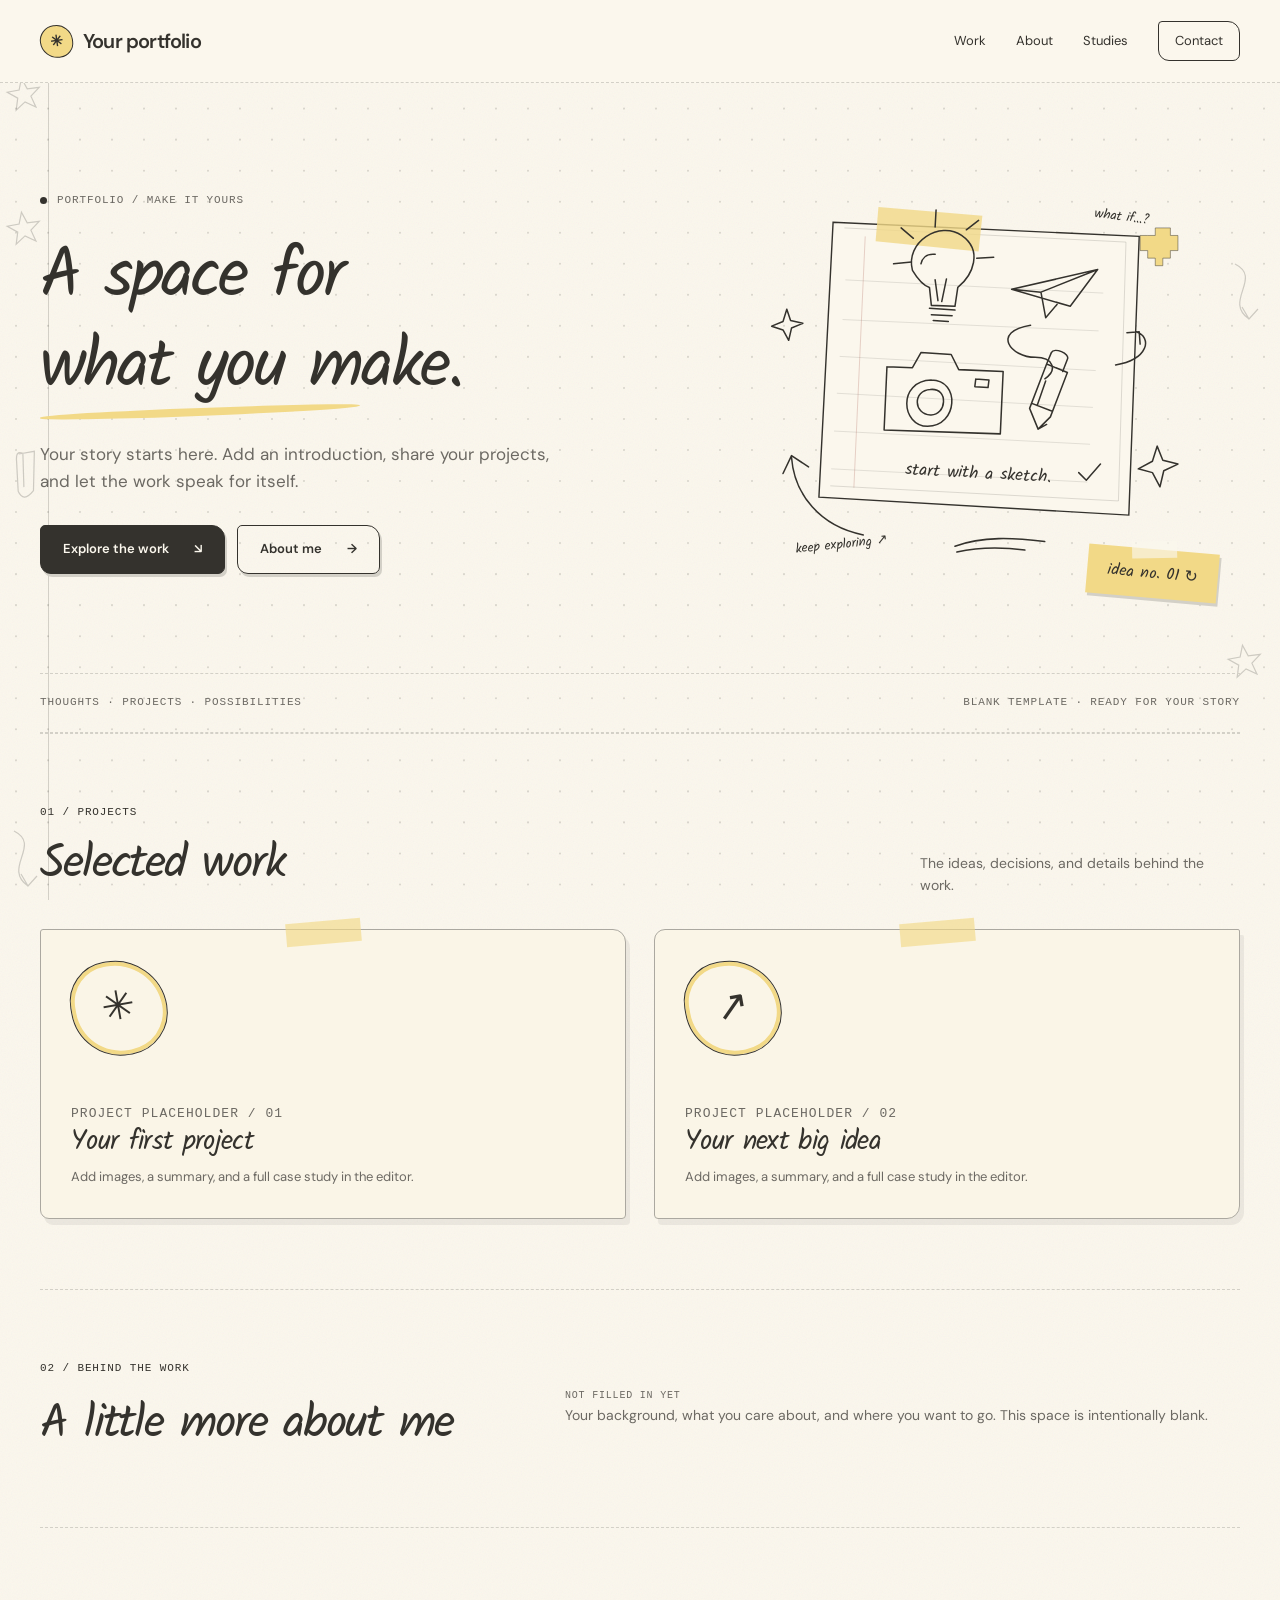
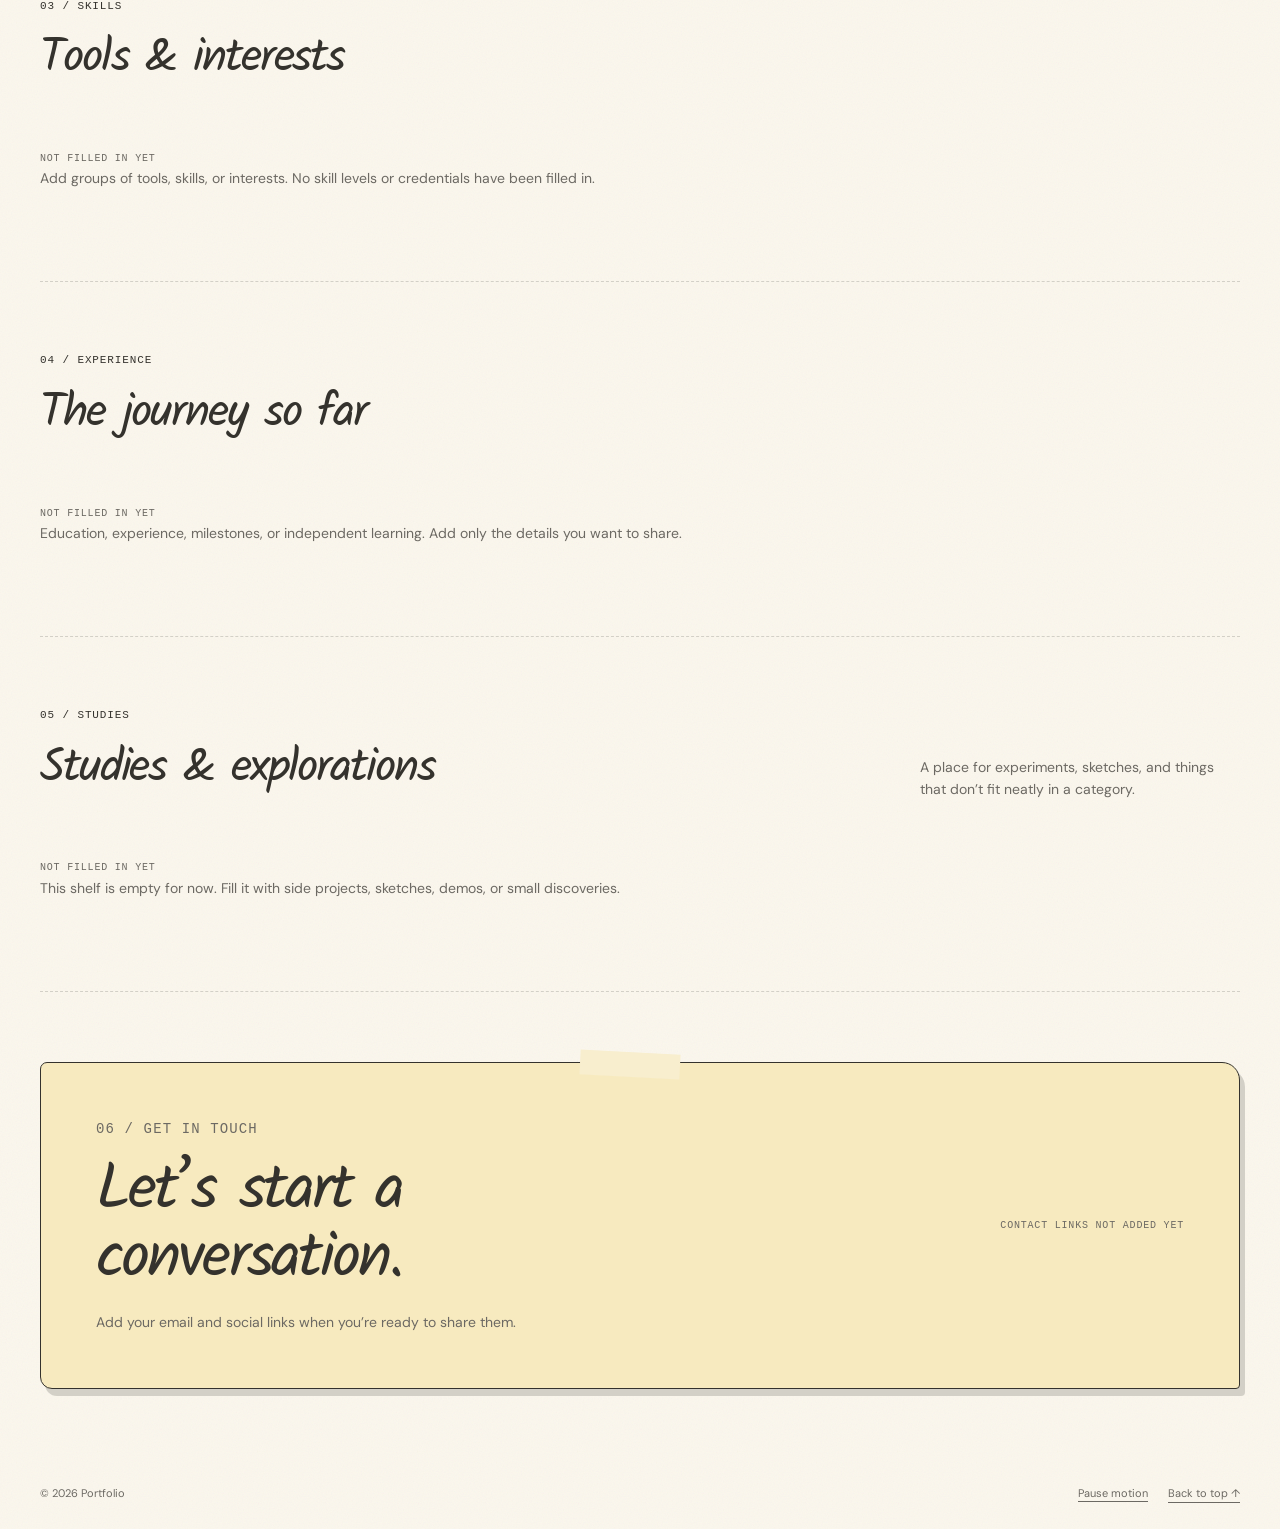
<file: index.html>
﻿<!doctype html>
<html lang="en">
<head>
  <meta charset="utf-8">
  <meta name="viewport" content="width=device-width, initial-scale=1">
  <meta name="description" content="A personal portfolio of projects, ideas, and the process behind them.">
  <meta name="theme-color" content="#f7f7f2">
  <title>Portfolio</title>
  <link rel="icon" href="assets/favicon.svg" type="image/svg+xml">
  <link rel="stylesheet" href="styles.css">
  <script src="content.js" defer></script>
  <script src="core.js" defer></script>
  <script src="sketch-art.js" defer></script>
  <script src="app.js" defer></script>
  <script src="interactions.js" defer></script>
</head>
<body data-page="home">
  <a class="skip-link" href="#main">Skip to content</a>
  <div id="site"></div>
  <noscript><main class="container"><h1>Portfolio</h1><p>Please enable JavaScript to view this customizable portfolio.</p></main></noscript>
</body>
</html>
</file>
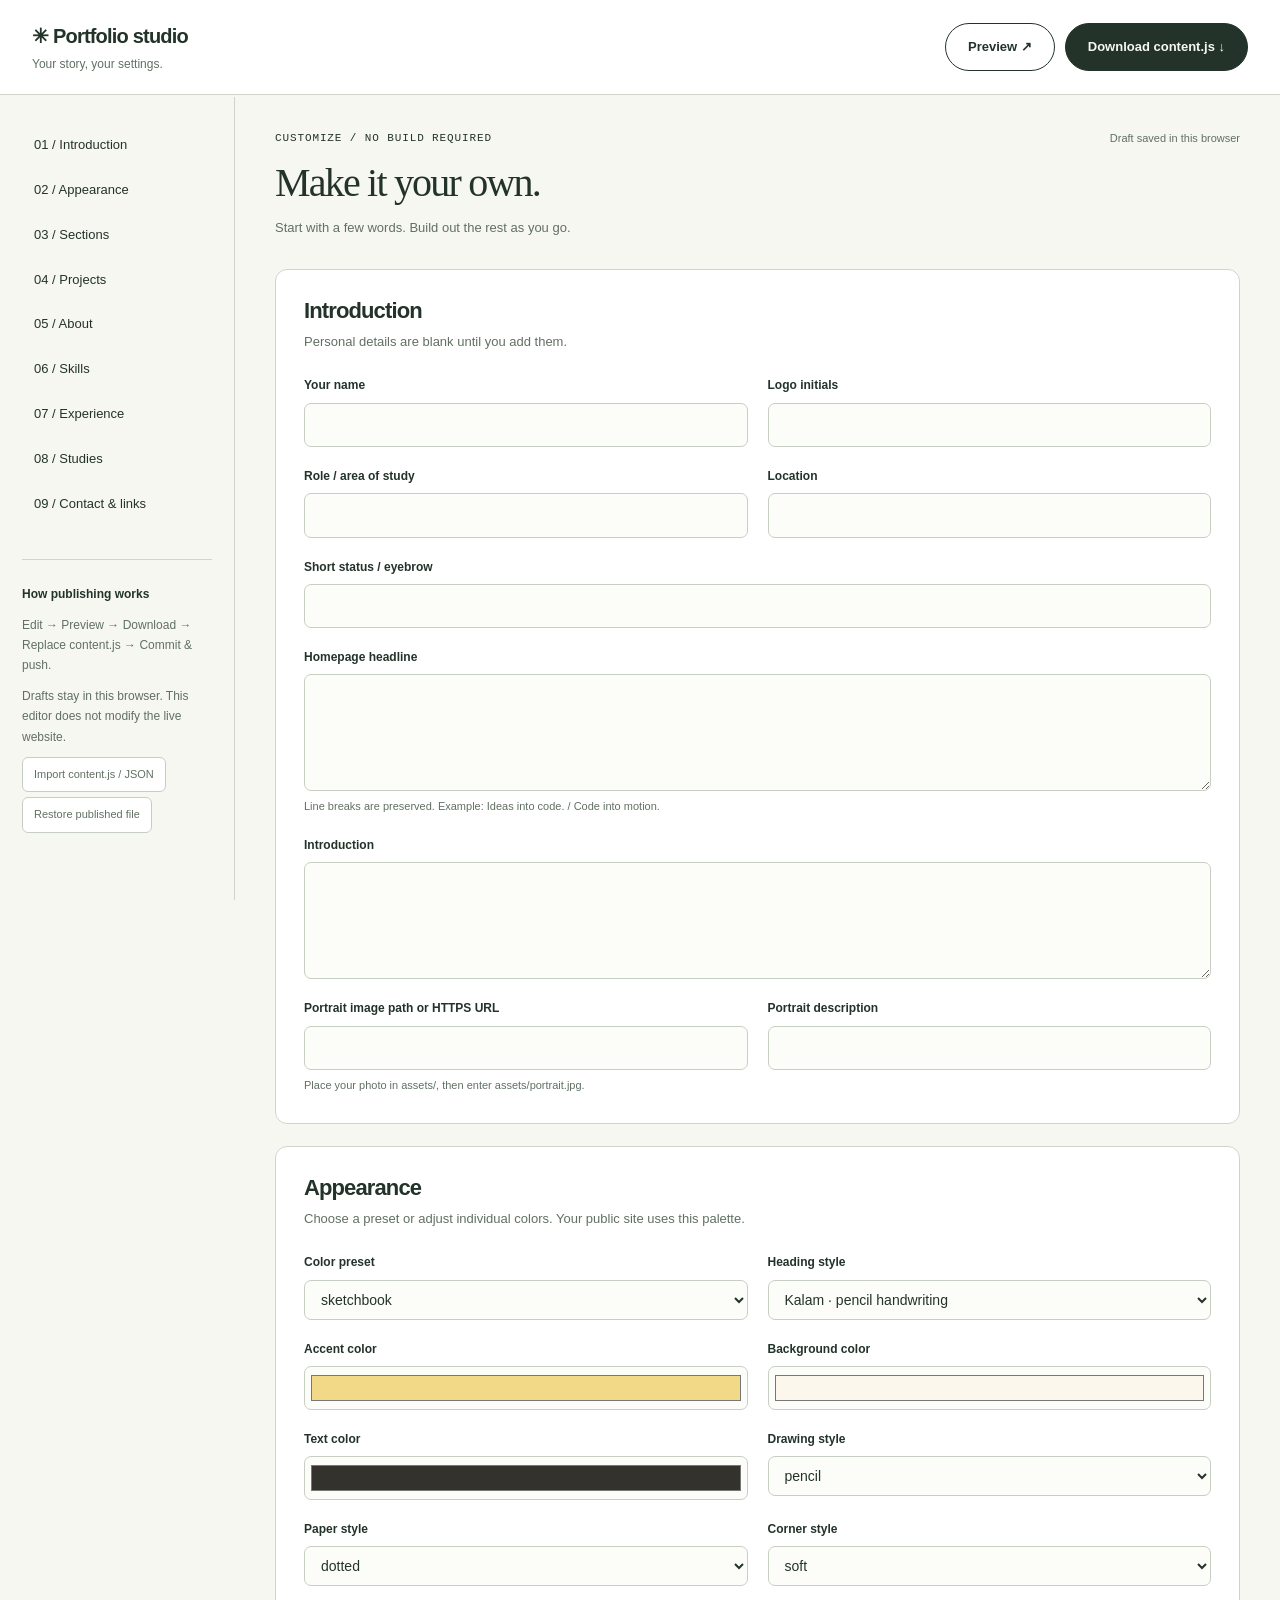
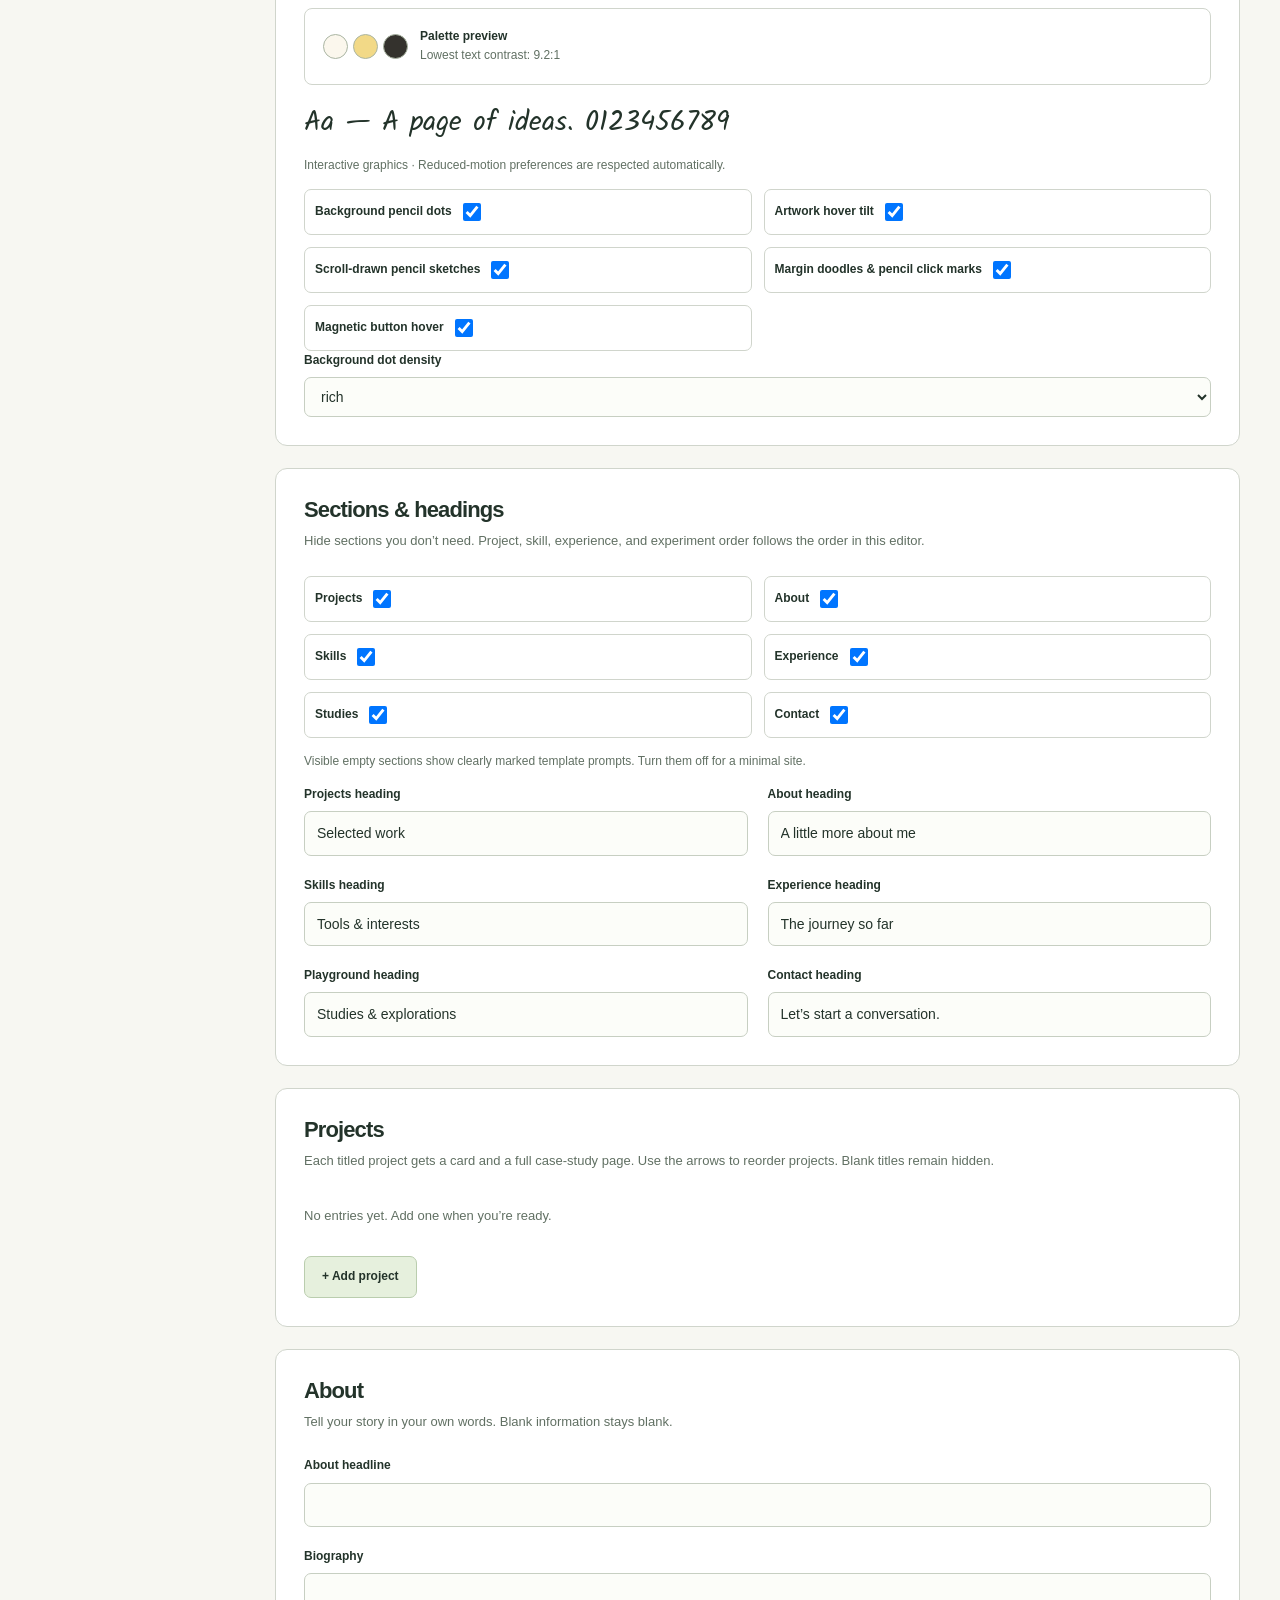
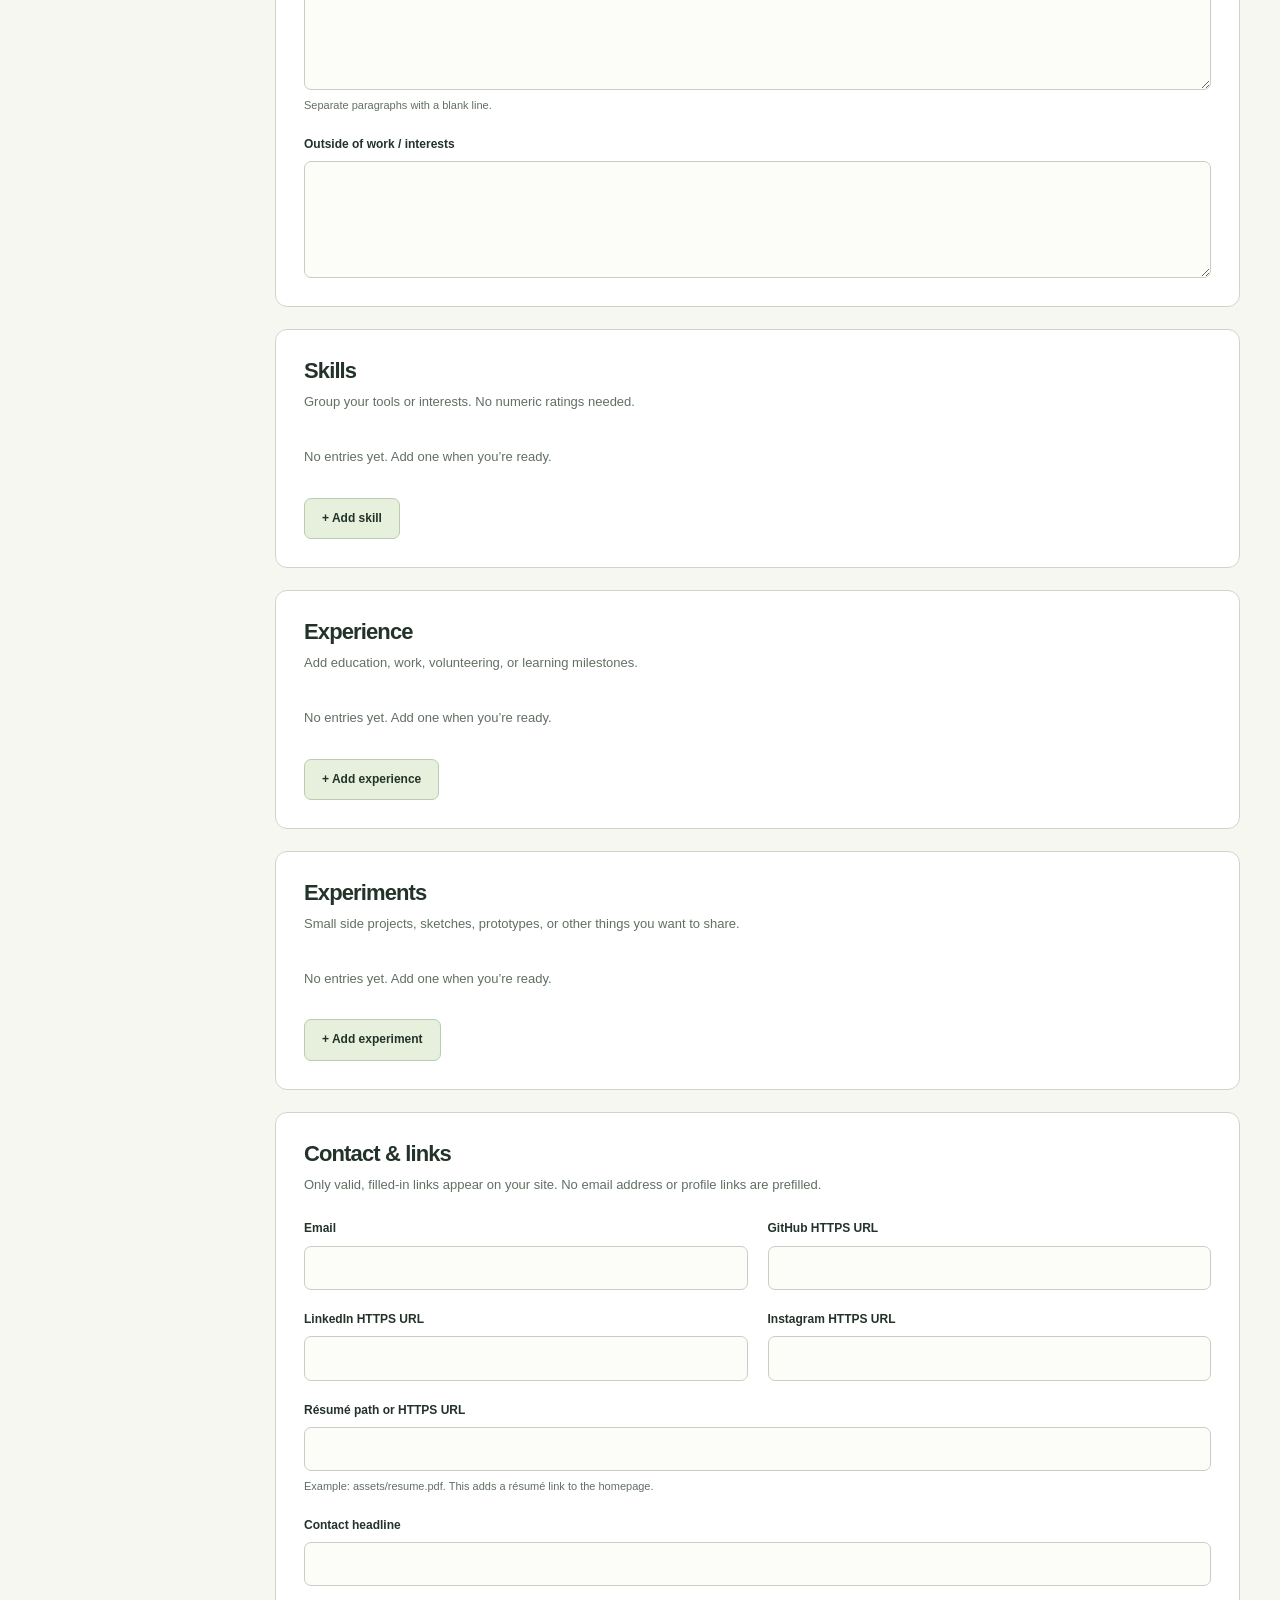
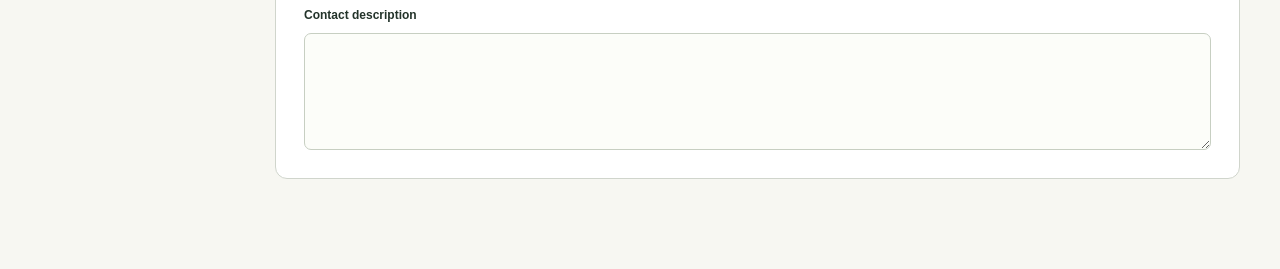
<file: editor.html>
﻿<!doctype html>
<html lang="en">
<head>
  <meta charset="utf-8">
  <meta name="viewport" content="width=device-width, initial-scale=1">
  <meta name="robots" content="noindex,nofollow">
  <title>Portfolio editor</title>
  <link rel="icon" href="assets/favicon.svg" type="image/svg+xml">
  <link rel="stylesheet" href="styles.css">
  <link rel="stylesheet" href="editor.css">
  <script src="content.js" defer></script>
  <script src="core.js" defer></script>
  <script src="editor.js" defer></script>
</head>
<body class="editor-body">
<a class="skip-link" href="#editor-main">Skip to editor</a>
<header class="editor-header"><div><a href="index.html" class="editor-brand">✳ Portfolio studio</a><p>Your story, your settings.</p></div><div class="editor-actions"><a href="index.html?preview=1" target="portfolio-preview" class="button" id="preview-link">Preview ↗</a><button type="button" class="button primary" id="export-button">Download content.js ↓</button></div></header>
<div class="editor-layout">
  <aside class="editor-sidebar"><nav aria-label="Editor sections" id="editor-navigation"></nav><div class="editor-help"><strong>How publishing works</strong><p>Edit → Preview → Download → Replace content.js → Commit & push.</p><p>Drafts stay in this browser. This editor does not modify the live website.</p><button type="button" id="import-button" class="small-button">Import content.js / JSON</button><input id="import-file" type="file" accept=".js,.json" hidden><button type="button" id="reset-button" class="small-button">Restore published file</button></div></aside>
  <main id="editor-main"><div class="editor-page-heading"><div><p class="mono">CUSTOMIZE / NO BUILD REQUIRED</p><h1>Make it your own.</h1><p>Start with a few words. Build out the rest as you go.</p></div><p id="save-status" role="status" aria-live="polite">Loading editor…</p></div><div class="editor-alert" id="editor-alert" role="status" hidden></div><div id="editor-panels"></div></main>
</div>
<noscript><p>Please enable JavaScript to use the visual editor.</p></noscript>
</body>
</html>
</file>
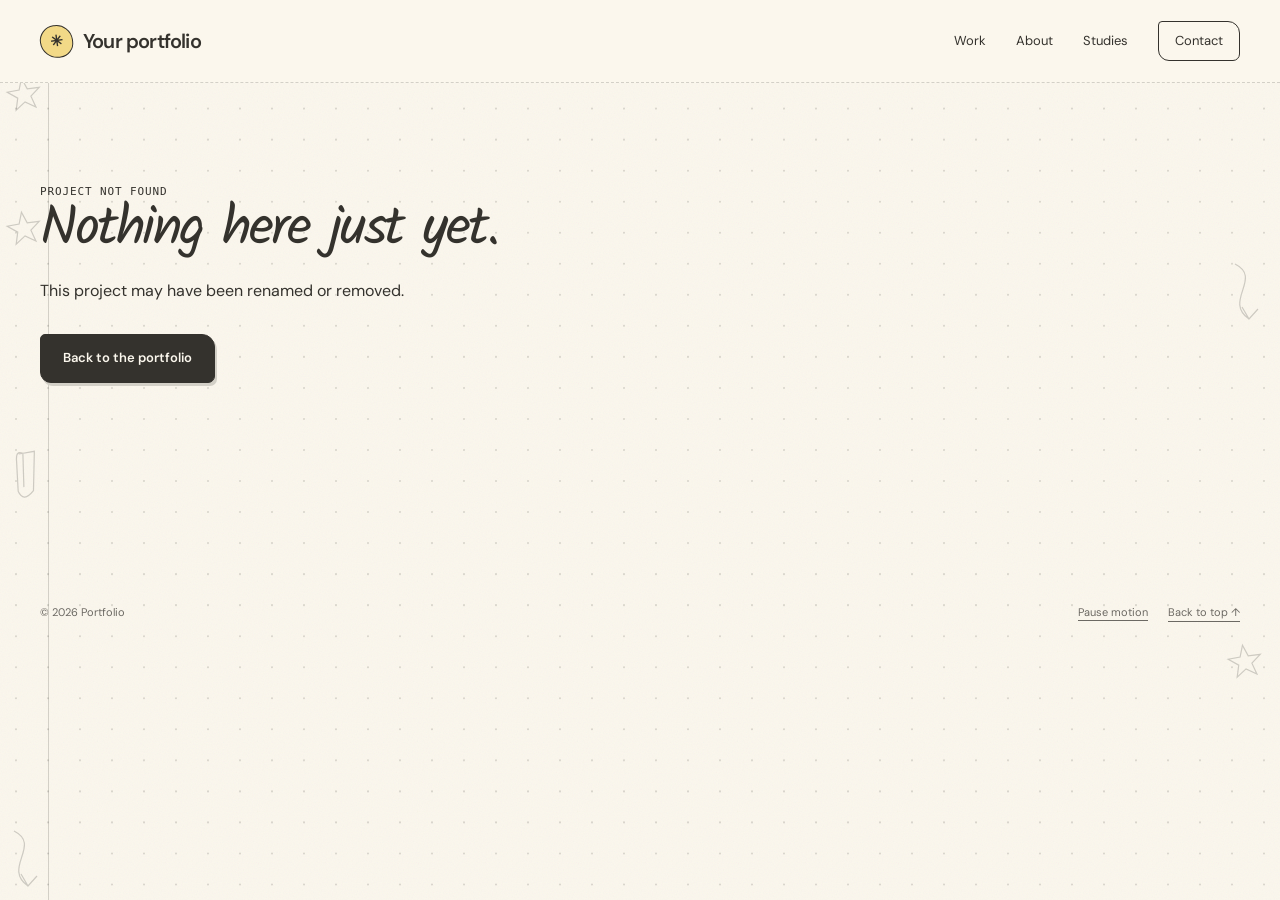
<file: project.html>
﻿<!doctype html>
<html lang="en">
<head>
  <meta charset="utf-8">
  <meta name="viewport" content="width=device-width, initial-scale=1">
  <meta name="description" content="The story, decisions, and process behind a portfolio project.">
  <title>Project â€” Portfolio</title>
  <link rel="icon" href="assets/favicon.svg" type="image/svg+xml">
  <link rel="stylesheet" href="styles.css">
  <script src="content.js" defer></script>
  <script src="core.js" defer></script>
  <script src="sketch-art.js" defer></script>
  <script src="app.js" defer></script>
  <script src="interactions.js" defer></script>
</head>
<body data-page="project">
  <a class="skip-link" href="#main">Skip to content</a>
  <div id="site"></div>
  <noscript><main class="container"><h1>Project</h1><p>Please enable JavaScript to view this case study.</p></main></noscript>
</body>
</html>
</file>
<file: styles.css>
﻿/* DESIGN TOKENS: content.js / the visual editor overrides these defaults. */
:root{--accent:#c7edaa;--background:#f7f7f2;--ink:#23332a;--surface:color-mix(in srgb,var(--background) 90%,var(--ink));--muted:color-mix(in srgb,var(--ink) 72%,var(--background));--line:color-mix(in srgb,var(--ink) 20%,var(--background));--radius:18px;--heading:Georgia,'Times New Roman',serif;--sans:'Segoe UI',Arial,sans-serif;--mono:Consolas,monospace;--width:1240px}
*{box-sizing:border-box}html{scroll-behavior:smooth;scroll-padding-top:95px}body{margin:0;background:var(--background);color:var(--ink);font-family:var(--sans);font-size:16px;line-height:1.6}button,input,textarea,select{font:inherit}button,a{-webkit-tap-highlight-color:transparent}button{cursor:pointer}a{color:inherit;text-underline-offset:5px}a,button{touch-action:manipulation}a:focus-visible,button:focus-visible,input:focus-visible,select:focus-visible,textarea:focus-visible{outline:3px solid var(--ink);outline-offset:4px}img{max-width:100%;display:block}h1,h2,h3,p,figure{margin:0}h1,h2{font-family:var(--heading);font-weight:400;line-height:1.05;letter-spacing:-.045em}h3{line-height:1.25;letter-spacing:-.025em}button{color:inherit}::selection{background:var(--accent);color:var(--ink)}[hidden]{display:none!important}.container{width:min(var(--width),calc(100% - 80px));margin:auto}.skip-link{position:fixed;left:20px;top:-100px;background:var(--ink);color:var(--background);z-index:100;padding:12px}.skip-link:focus{top:10px}.site-header{position:sticky;top:0;z-index:10;background:var(--background);border-bottom:1px solid var(--line)}.nav{display:flex;justify-content:space-between;align-items:center;min-height:82px;gap:25px}.brand{display:inline-flex;align-items:center;gap:10px;font-weight:600;text-decoration:none;letter-spacing:-.04em;font-size:20px}.brand-mark{display:grid;place-items:center;width:33px;height:33px;border:1px solid var(--ink);border-radius:50%;font-family:var(--heading);font-size:15px}.nav-links{display:flex;gap:30px;align-items:center;font-size:13px}.nav-links a{text-decoration:none}.nav-links a:hover{text-decoration:underline}.nav-links .nav-contact{border:1px solid var(--ink);padding:9px 16px;border-radius:30px}.menu-toggle{display:none;background:none;border:1px solid var(--line);padding:8px 13px;border-radius:8px}.mono{font-family:var(--mono);font-size:11px;letter-spacing:.08em;text-transform:uppercase}.eyebrow{display:flex;align-items:center;gap:10px;color:var(--muted)}.status-dot{width:7px;height:7px;border-radius:50%;background:var(--ink)}.hero{display:grid;grid-template-columns:1.3fr 1fr;gap:70px;padding-top:80px;padding-bottom:70px;align-items:center}.hero h1{font-size:clamp(54px,6.5vw,88px);max-width:740px;margin-top:25px;white-space:pre-line;overflow-wrap:anywhere}.hero-intro{color:var(--muted);font-size:17px;max-width:510px;margin-top:25px;white-space:pre-line}.actions{display:flex;flex-wrap:wrap;gap:12px;align-items:center;margin-top:30px}.button{display:inline-flex;align-items:center;justify-content:center;gap:25px;padding:13px 22px;border-radius:30px;border:1px solid var(--ink);background:transparent;text-decoration:none;font-size:13px;font-weight:600;transition:transform .2s,background .2s}.button:hover{transform:translateY(-2px);background:var(--surface)}.button.primary{background:var(--ink);color:var(--background)}.button.primary:hover{opacity:.9}.button.accent{background:var(--accent)}.hero-visual{position:relative;min-height:390px;display:grid;place-items:center;border-radius:var(--radius);background:var(--surface);background-image:linear-gradient(var(--line) 1px,transparent 1px),linear-gradient(90deg,var(--line) 1px,transparent 1px);background-size:32px 32px;overflow:hidden}.hero-visual img{width:100%;height:420px;object-fit:cover}.orbit{width:220px;height:220px;border:1px solid var(--ink);border-radius:50%;display:grid;place-items:center;position:relative;transform:rotate(-20deg);background:var(--accent);box-shadow:18px 22px 0 color-mix(in srgb,var(--ink) 10%,transparent)}.orbit::before,.orbit::after{content:'';position:absolute;border:1px solid var(--ink);border-radius:50%;inset:25px -28px;transform:rotate(50deg)}.orbit::after{inset:-25px 28px;transform:rotate(20deg)}.orbit span{font-family:var(--heading);font-size:92px;transform:rotate(20deg)}.visual-caption{position:absolute;left:20px;bottom:16px;font-size:10px;letter-spacing:.05em}.floating-note{position:absolute;top:26px;right:23px;background:var(--background);border:1px solid var(--ink);border-radius:4px;padding:9px 14px;transform:rotate(7deg);font:italic 18px var(--heading)}.hero-bottom{display:flex;justify-content:space-between;align-items:center;gap:20px;border-top:1px solid var(--line);padding:20px 0;color:var(--muted)}.hero-bottom a{font-size:12px;text-decoration:none}.section{padding:70px 0;border-top:1px solid var(--line)}.section-heading{display:flex;justify-content:space-between;gap:30px;align-items:end;margin-bottom:32px}.section-heading h2{font-size:clamp(36px,4.5vw,54px);margin-top:12px}.section-heading>p{max-width:320px;color:var(--muted);font-size:14px}.filters{display:flex;flex-wrap:wrap;gap:8px;margin-bottom:26px}.filter{background:transparent;border:1px solid var(--line);padding:8px 16px;border-radius:25px;font-size:12px}.filter[aria-pressed=true]{background:var(--ink);color:var(--background);border-color:var(--ink)}.project-grid{display:grid;grid-template-columns:repeat(2,minmax(0,1fr));gap:40px 28px}.project-card{min-width:0}.project-link{display:block;text-decoration:none}.project-media{position:relative;aspect-ratio:1.45;background:var(--surface);border:1px solid var(--line);border-radius:var(--radius);overflow:hidden;display:grid;place-items:center;transition:transform .3s}.project-link:hover .project-media{transform:translateY(-4px)}.project-media img{width:100%;height:100%;object-fit:cover}.project-media .project-abstract{position:relative;display:grid;place-items:center;width:47%;aspect-ratio:1;background:var(--accent);border:1px solid var(--ink);border-radius:24%;transform:rotate(-12deg);box-shadow:18px 18px 0 color-mix(in srgb,var(--ink) 12%,transparent)}.project-abstract::before{content:'';position:absolute;inset:22%;border:1px solid var(--ink);border-radius:50%}.project-abstract span{font:50px var(--heading);transform:rotate(12deg)}.project-card:nth-child(2n) .project-abstract{border-radius:50%;transform:rotate(12deg)}.media-arrow{position:absolute;right:18px;bottom:18px;width:42px;height:42px;display:grid;place-items:center;border:1px solid var(--ink);border-radius:50%;background:var(--background);font-size:22px}.project-caption{padding:20px 0 0;display:flex;justify-content:space-between;gap:20px}.project-caption h3{font-size:23px}.project-caption p{color:var(--muted);font-size:12px;margin-top:7px}.project-summary{margin-top:12px;color:var(--muted);font-size:14px;max-width:520px}.tags{display:flex;flex-wrap:wrap;gap:7px;margin-top:16px}.tag{border:1px solid var(--line);padding:4px 9px;border-radius:6px;font-size:10px}.empty-grid{display:grid;grid-template-columns:1fr 1fr;gap:28px}.empty-card{min-height:290px;border:1px dashed var(--line);border-radius:var(--radius);background:var(--surface);padding:30px;display:flex;flex-direction:column;justify-content:space-between}.empty-art{width:96px;height:96px;border:1px solid var(--line);border-radius:50%;display:grid;place-items:center;font:40px var(--heading);transform:rotate(-10deg);background:var(--accent)}.empty-card h3{font-family:var(--heading);font-weight:400;font-size:27px}.empty-card p{font-size:13px;color:var(--muted);margin-top:8px}.placeholder{font-family:var(--mono);font-size:10px;text-transform:uppercase;letter-spacing:.08em;color:var(--muted)}.about-grid{display:grid;grid-template-columns:.8fr 1.2fr;gap:75px}.about-grid h2{font-size:clamp(38px,4.5vw,58px);margin-top:16px;white-space:pre-line}.prose{white-space:pre-line;color:var(--muted);font-size:17px;line-height:1.9;overflow-wrap:anywhere}.personal-note{margin-top:25px;border-left:2px solid var(--ink);padding-left:20px;color:var(--muted);font-family:var(--heading);font-style:italic;font-size:22px;white-space:pre-line}.skills-grid{display:grid;grid-template-columns:repeat(3,minmax(0,1fr));gap:22px}.skill-group{border:1px solid var(--line);border-radius:var(--radius);padding:27px}.skill-group h3{font-size:18px;margin-bottom:18px}.skill-group p{font-size:14px;color:var(--muted);white-space:pre-line}.timeline{border-top:1px solid var(--line)}.timeline-row{display:grid;grid-template-columns:1fr 2fr;gap:35px;padding:28px 0;border-bottom:1px solid var(--line)}.timeline-row h3{font-size:21px}.timeline-row .org{font-size:14px;margin-top:6px}.timeline-row .prose{font-size:14px;margin-top:12px}.quiet-empty{padding:22px 0;color:var(--muted);font-size:14px;max-width:650px}.playground-grid{display:grid;grid-template-columns:repeat(3,minmax(0,1fr));gap:20px}.experiment{border:1px solid var(--line);padding:25px;border-radius:var(--radius);min-height:210px;background:var(--surface)}.experiment h3{font-size:20px;margin-top:18px}.experiment p{font-size:13px;color:var(--muted);margin:12px 0}.experiment a{font-size:12px}.contact-panel{display:grid;grid-template-columns:1.3fr 1fr;gap:45px;align-items:center;background:var(--accent);border:1px solid var(--line);border-radius:var(--radius);padding:55px}.contact-panel h2{font-size:clamp(40px,5vw,64px);margin:18px 0}.contact-panel p{font-size:14px;color:var(--muted);white-space:pre-line}.contact-links{display:flex;justify-content:flex-end;gap:10px;flex-wrap:wrap}.site-footer{display:flex;justify-content:space-between;gap:20px;align-items:center;padding:26px 0;font-size:11px;color:var(--muted)}.site-footer .footer-links{display:flex;gap:20px}.preview-banner{background:var(--ink);color:var(--background);text-align:center;padding:9px 20px;font-size:12px}.preview-banner a{margin-left:15px}.detail-hero{padding:65px 0 45px}.back-link{font-size:12px;text-decoration:none}.detail-hero h1{font-size:clamp(48px,6vw,82px);margin:35px 0 22px;max-width:940px;overflow-wrap:anywhere}.detail-intro{font-size:19px;color:var(--muted);max-width:800px;white-space:pre-line}.project-facts{display:grid;grid-template-columns:repeat(4,1fr);gap:20px;margin-top:35px;border-top:1px solid var(--line);padding-top:25px}.project-facts dt{font:10px var(--mono);text-transform:uppercase;color:var(--muted)}.project-facts dd{margin:8px 0 0;font-size:14px}.detail-cover{aspect-ratio:2;max-height:600px}.detail-cover .project-abstract{width:25%}.case-section{display:grid;grid-template-columns:1fr 2fr;gap:60px;padding:45px 0;border-bottom:1px solid var(--line)}.case-section h2{font-size:34px}.case-section .prose{font-size:16px}.gallery{display:grid;grid-template-columns:1fr 1fr;gap:25px;margin:35px 0}.gallery figure{min-width:0}.gallery img{width:100%;aspect-ratio:1.4;object-fit:cover;border-radius:var(--radius);border:1px solid var(--line)}.gallery figcaption{font-size:12px;color:var(--muted);margin-top:10px}.next-project{margin:45px 0;padding:30px;border:1px solid var(--line);border-radius:var(--radius);display:flex;justify-content:space-between;align-items:center;text-decoration:none}.next-project h3{font:28px var(--heading);margin-top:8px}.not-found{padding:100px 0;min-height:55vh}.not-found h1{font-size:55px;margin-bottom:20px}.image-error{display:grid;place-items:center;min-height:220px;padding:30px;text-align:center;font-size:13px;color:var(--muted)}
@media(min-width:1500px){.hero{padding-top:100px;padding-bottom:90px}.hero h1{font-size:96px}}
@media(max-width:950px){.container{width:calc(100% - 48px)}.hero{gap:35px}.hero h1{font-size:64px}.hero-visual{min-height:340px}.orbit{width:175px;height:175px}.orbit span{font-size:70px}.nav-links{gap:18px}.about-grid{gap:35px}.contact-panel{padding:35px}.skills-grid,.playground-grid{grid-template-columns:repeat(2,minmax(0,1fr))}}
@media(max-width:650px){.container{width:calc(100% - 36px)}.nav{min-height:70px}.brand{font-size:18px}.menu-toggle{display:block}.nav-links{display:none;position:absolute;top:70px;left:0;right:0;background:var(--background);padding:20px;flex-direction:column;align-items:stretch;border-bottom:1px solid var(--line)}.nav-links.is-open{display:flex}.nav-links a{padding:8px}.nav-links .nav-contact{text-align:center}.hero{grid-template-columns:1fr;padding:45px 0 35px;gap:35px}.hero h1{font-size:58px}.hero-intro{font-size:16px}.hero-visual{min-height:300px}.hero-visual img{height:320px}.hero-bottom{font-size:9px}.section{padding:45px 0}.section-heading{display:block;margin-bottom:25px}.section-heading>p{margin-top:16px}.project-grid,.empty-grid,.about-grid,.contact-panel,.skills-grid,.playground-grid{grid-template-columns:1fr}.project-grid{gap:30px}.empty-card{min-height:240px}.about-grid{gap:25px}.contact-panel{gap:20px;padding:26px}.contact-links{justify-content:flex-start}.site-footer{flex-wrap:wrap}.case-section{grid-template-columns:1fr;gap:18px;padding:30px 0}.project-facts{grid-template-columns:repeat(2,1fr)}.detail-hero{padding-top:40px}.detail-cover{aspect-ratio:1.4}.detail-cover .project-abstract{width:40%}.gallery{grid-template-columns:1fr}.timeline-row{grid-template-columns:1fr;gap:10px}.prose{font-size:16px}}
@media(prefers-reduced-motion:reduce){html{scroll-behavior:auto}*,*::before,*::after{transition:none!important;animation:none!important}}
.brand{min-width:0;overflow-wrap:anywhere}.nav .menu-toggle{flex-shrink:0}.hero>div{min-width:0}.project-caption h3,.timeline-row h3,.experiment h3{overflow-wrap:anywhere}


/* Integrated graphic background: the page is the canvas. */
#site{isolation:isolate;position:relative}#site>main,#site>.site-footer{position:relative;z-index:1}.ambient-scene{position:fixed;inset:0;z-index:0;pointer-events:none;overflow:hidden}.ambient-canvas{width:100%;height:100%;display:block}.ambient-scene::after{content:'';position:absolute;inset:0;background:radial-gradient(circle 220px at var(--pointer-x,-1000px) var(--pointer-y,-1000px),color-mix(in srgb,var(--accent) 19%,transparent),transparent);opacity:.6}.scroll-progress{position:fixed;top:0;left:0;width:100%;height:3px;background:var(--ink);transform:scaleX(0);transform-origin:left;z-index:30;pointer-events:none}.hero-stage{background:none;border:0;border-radius:0;isolation:auto;min-height:420px;overflow:visible}.hero-stage img{border-radius:var(--radius);border:1px solid var(--line)}.section{background:transparent}.section-heading h2,.about-grid h2{max-width:800px}.empty-card{background:color-mix(in srgb,var(--background) 70%,transparent);backdrop-filter:blur(3px)}.empty-card:nth-child(1){background-image:radial-gradient(ellipse at 85% 15%,color-mix(in srgb,var(--accent) 30%,transparent),transparent 65%)}.empty-card:nth-child(2){background-image:radial-gradient(ellipse at 15% 85%,color-mix(in srgb,var(--accent) 30%,transparent),transparent 65%)}.empty-art{transition:transform .35s,box-shadow .35s}.empty-card:hover .empty-art{transform:rotate(35deg) scale(1.1);box-shadow:9px 9px 0 var(--line)}.project-media{transition:transform .2s ease-out,box-shadow .2s ease-out}.project-link:hover .project-media{transform:perspective(1000px) rotateX(var(--tilt-x,0deg)) rotateY(var(--tilt-y,0deg)) translateY(-4px);box-shadow:0 15px 30px color-mix(in srgb,var(--ink) 12%,transparent)}.media-arrow{transition:transform .25s,background .25s}.project-link:hover .media-arrow{transform:rotate(45deg);background:var(--accent)}.button{transform:translate(var(--magnet-x,0px),var(--magnet-y,0px));transition:transform .2s,background .2s}.button:hover{transform:translate(var(--magnet-x,0px),calc(var(--magnet-y,0px) - 2px))}.nav-links a:not(.nav-contact){position:relative}.nav-links a:not(.nav-contact)::after{content:'';position:absolute;bottom:-5px;left:0;right:0;height:2px;background:var(--ink);transform:scaleX(0);transform-origin:left;transition:transform .25s}.nav-links a:hover{text-decoration:none}.nav-links a:hover::after{transform:scaleX(1)}.motion-toggle{border:0;background:none;padding:0;color:inherit;font-size:11px;text-decoration:underline;text-underline-offset:4px}.motion-toggle:disabled{opacity:.6;cursor:default}.is-entering{animation:graphic-arrive .8s cubic-bezier(.2,.8,.2,1) both}@keyframes graphic-arrive{from{transform:translateY(16px);filter:blur(1px)}to{transform:none;filter:none}}@media(max-width:650px){.hero-stage:not(:has(img)){min-height:160px}.hero{gap:15px}.site-footer .footer-links{flex-wrap:wrap;gap:15px}.empty-card{backdrop-filter:none}}@media(prefers-reduced-motion:reduce){.ambient-scene::after{display:none}.project-link:hover .project-media,.empty-card:hover .empty-art,.button,.button:hover{transform:none}.is-entering{animation:none}}
body[data-shapes="false"] .ambient-scene::after{display:none}.empty-card:hover{transform:perspective(1000px) rotateX(var(--tilt-x,0deg)) rotateY(var(--tilt-y,0deg));transition:transform .2s}@media(prefers-reduced-motion:reduce){.empty-card:hover{transform:none}}

/* Sketchbook edition: paper, pencil marks, tape, and imperfect borders. */
body.sketchbook{background-color:var(--background);background-image:url("data:image/svg+xml,%3Csvg xmlns='http://www.w3.org/2000/svg' width='160' height='160'%3E%3Cfilter id='n'%3E%3CfeTurbulence type='fractalNoise' baseFrequency='.8' numOctaves='3' stitchTiles='stitch'/%3E%3C/filter%3E%3Crect width='100%25' height='100%25' opacity='.055' filter='url(%23n)'/%3E%3C/svg%3E")}body.sketchbook::before{content:'';position:fixed;inset:0;background:linear-gradient(90deg,transparent 48px,var(--line) 48px,var(--line) 49px,transparent 49px);pointer-events:none;z-index:0}.sketchbook[data-paper=ruled]{background-image:repeating-linear-gradient(transparent 0,transparent 31px,var(--line) 32px,transparent 33px)}.sketchbook .site-header{background:var(--background);border-bottom:1px dashed var(--line)}.sketchbook .brand-mark{border-radius:48% 52% 45% 55%;transform:rotate(-8deg);background:var(--accent)}.sketchbook .hero h1{font-size:clamp(48px,5.4vw,76px);letter-spacing:-.07em;line-height:1.3}.sketchbook .hero h1::after{content:'';display:block;max-width:320px;height:8px;background:var(--accent);border-radius:51% 34% 61% 40%;transform:rotate(-2deg);margin-top:-6px}.sketchbook .hero-stage{position:relative;min-height:440px}.sketch-illustration{width:100%;max-height:460px;color:var(--ink);overflow:visible}.sketch-stroke{stroke-dasharray:1;stroke-dashoffset:var(--pencil-offset,0);transition:stroke-dashoffset .15s linear}.sketch-sticker{position:absolute;bottom:5px;right:22px;padding:12px 20px;background:var(--accent);border:0;box-shadow:2px 3px 0 var(--line);transform:rotate(5deg);font:16px 'Segoe Print','Comic Sans MS',cursive}.sketch-sticker::before{content:'';position:absolute;top:-8px;left:33%;width:45px;height:17px;background:color-mix(in srgb,var(--background) 65%,transparent);transform:rotate(-6deg)}.sketch-sticker:hover{transform:rotate(-2deg)}.sketchbook .section{border-top:1px dashed var(--line)}.sketchbook .section-heading h2,.sketchbook .about-grid h2{font-size:clamp(32px,3.8vw,47px);line-height:1.35}.sketchbook .empty-card,.sketchbook .project-media,.sketchbook .skill-group,.sketchbook .experiment{border:1px solid color-mix(in srgb,var(--ink) 40%,var(--background));border-radius:3px 13px 4px 9px;position:relative;background:color-mix(in srgb,var(--background) 94%,var(--accent));box-shadow:4px 6px 0 color-mix(in srgb,var(--ink) 7%,transparent);backdrop-filter:none}.sketchbook .empty-card:nth-child(2n),.sketchbook .project-card:nth-child(2n) .project-media{border-radius:11px 2px 13px 4px}.sketchbook .empty-card::before,.sketchbook .project-media::before{content:'';position:absolute;z-index:2;top:-9px;left:42%;height:23px;width:75px;background:color-mix(in srgb,var(--accent) 64%,transparent);transform:rotate(-5deg);pointer-events:none}.sketchbook .empty-art{border-radius:43% 57% 46% 54%;background:transparent;box-shadow:inset 0 0 0 4px var(--accent);border:1px solid var(--ink)}.sketchbook .empty-card h3,.sketchbook .project-caption h3{font-family:var(--heading);font-weight:400}.sketchbook .button{border-radius:5px 13px 7px 11px;box-shadow:2px 3px 0 var(--line)}.sketchbook .tag{border-radius:2px;font-family:var(--mono);background:var(--background)}.sketchbook .contact-panel{background:color-mix(in srgb,var(--accent) 45%,var(--background));border:1px solid var(--ink);border-radius:7px 18px 4px 12px;box-shadow:5px 7px 0 var(--line);position:relative}.sketchbook .contact-panel::before{content:'';position:absolute;top:-11px;left:45%;height:25px;width:100px;transform:rotate(3deg);background:color-mix(in srgb,var(--background) 70%,var(--accent))}.sketchbook .hero-bottom{border-block:1px dashed var(--line)}.sketchbook .nav-contact{border-radius:4px 12px 7px 11px}.sketchbook .ambient-scene::after{display:none}.sketchbook .project-abstract{background:repeating-linear-gradient(45deg,var(--accent),var(--accent) 4px,var(--background) 5px,var(--background) 7px);border-radius:9px 24px 14px 5px}.sketchbook .nav-links a:hover::after{height:4px;background:var(--accent);transform:scaleX(1) rotate(-2deg)}.sketchbook .scroll-progress{background:repeating-linear-gradient(90deg,var(--ink),var(--ink) 4px,transparent 5px,transparent 6px)}.sketchbook .hero-stage:hover .pixel-heart{filter:drop-shadow(2px 2px 0 var(--ink))}@media(max-width:650px){body.sketchbook::before{display:none}.sketchbook .hero h1{font-size:49px}.sketchbook .hero-stage:not(:has(img)){min-height:290px}.sketch-illustration{max-height:310px}.sketch-sticker{font-size:13px;padding:9px 15px;bottom:0;right:10px}.sketchbook .section-heading h2,.sketchbook .about-grid h2{font-size:34px}.sketchbook .hero{gap:25px}}@media(prefers-reduced-motion:reduce){.sketch-stroke{stroke-dashoffset:0!important;transition:none}.sketch-sticker:hover{transform:rotate(5deg)}}
.sketchbook .hero-stage[data-note="1"] .sketch-sheet{transform:rotate(-2deg);transform-origin:center}.sketchbook .hero-stage[data-note="2"] .pixel-heart{fill:var(--ink)}.sketchbook .hero-stage[data-note="3"] .sketch-sheet{filter:drop-shadow(3px 4px 0 var(--accent))}.sketchbook .sketch-sheet{transition:transform .25s,filter .25s}.sketchbook .quiet-empty{font-size:14px}.sketchbook .project-media{overflow:visible}.sketchbook .project-media img{border-radius:inherit}.sketchbook .project-media .project-abstract{overflow:hidden}
.sketch-illustration>g[fill="none"]{stroke-width:var(--pencil-weight,1.6px)}.sketch-sticker{touch-action:none;transform:translate(var(--note-x,0px),var(--note-y,0px)) rotate(5deg)}.sketch-sticker:hover{transform:translate(var(--note-x,0px),var(--note-y,0px)) rotate(-2deg)}.gallery-zoom{display:block;width:100%;border:0;padding:0;background:none;cursor:zoom-in}.sketch-lightbox{width:min(1000px,94vw);max-height:92vh;border:1px solid var(--ink);border-radius:8px 18px 5px 13px;background:var(--background);color:var(--ink);padding:20px}.sketch-lightbox::backdrop{background:#0009;backdrop-filter:blur(3px)}.sketch-lightbox img{max-height:70vh;width:100%;object-fit:contain;margin-top:20px}.sketch-lightbox p{font-size:13px;margin-top:15px}.lightbox-toolbar{display:flex;gap:10px;justify-content:flex-end}.lightbox-toolbar .button:disabled{opacity:.35;cursor:default}.sketchbook .brand:hover .brand-mark{animation:pixel-nudge .3s steps(2) 1}.sketchbook .text-link:hover{background:linear-gradient(transparent 60%,var(--accent) 60%)}@keyframes pixel-nudge{25%{transform:translateX(-2px) rotate(-8deg);box-shadow:2px 0 var(--ink)}75%{transform:translateX(2px) rotate(-8deg);box-shadow:-2px 0 var(--accent)}}@media(prefers-reduced-motion:reduce){.sketchbook .brand:hover .brand-mark{animation:none}.sketch-sticker:hover{transform:translate(var(--note-x,0px),var(--note-y,0px)) rotate(5deg)}}

/* Local fonts: licensed font files and license notices are in assets/fonts/. */
@font-face{font-family:Kalam;src:url('assets/fonts/Kalam.ttf') format('truetype');font-weight:400;font-style:normal;font-display:swap}@font-face{font-family:Caveat;src:url('assets/fonts/Caveat.ttf') format('truetype');font-weight:400 700;font-style:normal;font-display:swap}@font-face{font-family:'Patrick Hand';src:url('assets/fonts/PatrickHand.ttf') format('truetype');font-weight:400;font-style:normal;font-display:swap}@font-face{font-family:'DM Sans';src:url('assets/fonts/DMSans.ttf') format('truetype');font-weight:100 1000;font-style:normal;font-display:swap}@font-face{font-family:Lora;src:url('assets/fonts/Lora.ttf') format('truetype');font-weight:400 700;font-style:normal;font-display:swap}.sketchbook[data-heading-font=caveat] .hero h1{font-size:clamp(56px,6.2vw,88px)}.sketchbook[data-heading-font=patrick] .hero h1{letter-spacing:-.035em}.sketchbook .hero h1{letter-spacing:-.04em}.font-specimen{font-size:28px;padding:18px 0 0;line-height:1.4}.project-search-row{display:flex;gap:16px;align-items:center;flex-wrap:wrap;margin-bottom:20px}.project-search-row input{flex:1;min-width:180px;background:var(--background);color:var(--ink);border:1px solid var(--line);border-radius:4px 10px 5px 8px;padding:12px 15px;font:14px var(--sans)}.project-count{font:11px var(--mono);color:var(--muted)}.search-empty{padding:35px 0;color:var(--muted)}.case-contents{display:flex;gap:18px;flex-wrap:wrap;align-items:center;margin-top:35px;padding:20px 0;border-block:1px dashed var(--line)}.case-contents a{font-size:13px;text-decoration:none}.case-contents a:hover{background:linear-gradient(transparent 60%,var(--accent) 60%)}@media(max-width:650px){.project-search-row label{width:100%}.case-contents{gap:12px}.sketchbook[data-heading-font=caveat] .hero h1{font-size:56px}}
.sketch-illustration text,.sketch-sticker{font-family:var(--heading)}
</file>
<file: editor.css>
﻿.editor-body{--accent:#c7edaa;--background:#f7f7f2;--ink:#23332a;--heading:'Segoe UI',Arial,sans-serif;background:#f7f7f2;color:#23332a}.editor-header{display:flex;justify-content:space-between;align-items:center;gap:20px;padding:20px 32px;border-bottom:1px solid #d0d5cc;background:#fff;position:sticky;top:0;z-index:20}.editor-brand{text-decoration:none;font-size:20px;font-weight:650;letter-spacing:-.04em}.editor-header p{font-size:12px;color:#617063;margin-top:3px}.editor-actions{display:flex;gap:10px;flex-wrap:wrap}.editor-layout{display:grid;grid-template-columns:235px minmax(0,1fr);max-width:1500px;margin:auto}.editor-sidebar{border-right:1px solid #d0d5cc;padding:28px 22px;position:sticky;top:97px;height:calc(100vh - 97px);overflow:auto}.editor-sidebar nav{display:flex;flex-direction:column;gap:4px}.editor-sidebar nav a{padding:10px 12px;font-size:13px;text-decoration:none;border-radius:8px}.editor-sidebar nav a:hover{background:#e6ebdf}.editor-help{margin-top:35px;padding-top:25px;border-top:1px solid #d0d5cc;font-size:12px;color:#617063}.editor-help strong{color:#23332a}.editor-help p{margin:10px 0;line-height:1.7}.small-button{border:1px solid #c5cec0;background:white;border-radius:6px;padding:8px 11px;font-size:11px;margin:5px 0;display:block}.small-button:hover{background:#e8eddf}#editor-main{padding:35px 40px 90px;max-width:1050px;width:100%}.editor-page-heading{display:flex;justify-content:space-between;gap:25px;margin-bottom:30px}.editor-page-heading h1{font:400 40px/1.15 Georgia,serif;letter-spacing:-.045em;margin:12px 0}.editor-page-heading p:not(.mono){font-size:13px;color:#617063}#save-status{font-size:11px!important;white-space:nowrap}.editor-panel{padding:28px;background:white;border:1px solid #d0d5cc;border-radius:12px;margin-top:22px;scroll-margin-top:110px}.editor-panel h2{font:600 22px 'Segoe UI',Arial,sans-serif;letter-spacing:-.04em}.panel-description{color:#617063;font-size:13px;margin:8px 0 24px}.field-grid{display:grid;grid-template-columns:1fr 1fr;gap:20px}.field{display:flex;flex-direction:column;gap:7px;font-size:12px;font-weight:600;min-width:0}.field.wide{grid-column:1/-1}.field input,.field textarea,.field select{width:100%;border:1px solid #c7cfc2;background:#fcfdf9;border-radius:7px;padding:10px 12px;font-size:14px;color:#23332a;font-weight:400}.field textarea{resize:vertical;min-height:110px;line-height:1.7}.field input[type=color]{padding:4px;height:44px;cursor:pointer}.field input[type=checkbox]{width:18px;height:18px}.field-help{font-size:11px;font-weight:400;color:#617063;line-height:1.6}.check-field{flex-direction:row;align-items:center;padding:10px;border:1px solid #d0d5cc;border-radius:7px}.entry{border:1px solid #d0d5cc;border-radius:8px;padding:20px;margin-top:18px;background:#fcfdf9}.entry-header{display:flex;align-items:center;justify-content:space-between;gap:12px;margin-bottom:20px}.entry-header h3{font-size:16px}.entry-actions{display:flex;gap:6px;flex-wrap:wrap}.entry-actions button{border:1px solid #c5cec0;background:white;padding:5px 9px;border-radius:5px;font-size:11px}.entry-actions button:disabled{opacity:.4;cursor:default}.entry-actions .remove{color:#a13828}.add-button{margin-top:20px;background:#e6f0dd;border:1px solid #bacdae;border-radius:7px;padding:10px 17px;font-size:12px;font-weight:600}.editor-empty{color:#617063;font-size:13px;padding:10px 0}.gallery-editor{margin-top:23px;padding-top:20px;border-top:1px solid #d0d5cc}.gallery-editor>h4{margin:0;font-size:14px}.editor-alert{background:#e6f0dd;border:1px solid #bacdae;border-radius:8px;padding:16px;font-size:13px;white-space:pre-line}.editor-alert.error{background:#fff0e8;border-color:#d9b8a8}.theme-sample{display:flex;gap:12px;align-items:center;margin-top:22px;padding:18px;border:1px solid #d0d5cc;border-radius:8px}.sample-swatches{display:flex;gap:5px}.sample-swatches span{width:25px;height:25px;border-radius:50%;border:1px solid #aab5a3}.theme-sample p{font-size:12px;color:#617063}.theme-sample strong{color:#23332a}.section-toggles{display:grid;grid-template-columns:1fr 1fr;gap:12px}.theme-warning{color:#a13828;font-size:12px;margin-top:14px}.editor-note{font-size:12px;color:#617063;padding:14px 0}.project-settings{margin-bottom:15px}.project-settings summary{cursor:pointer;font-size:12px;font-weight:600;padding:10px 0}.project-settings .field-grid{margin-top:10px}
@media(max-width:900px){.editor-layout{grid-template-columns:190px minmax(0,1fr)}#editor-main{padding:25px}.editor-sidebar{padding:20px 15px}.editor-page-heading{display:block}#save-status{margin-top:15px}.editor-header{padding:15px 20px}.editor-header .button{padding:10px 14px;font-size:11px}}
@media(max-width:650px){.editor-header{position:relative;flex-direction:column;align-items:flex-start}.editor-layout{grid-template-columns:1fr}.editor-sidebar{position:static;height:auto;border-right:0;border-bottom:1px solid #d0d5cc;padding:16px 18px}.editor-sidebar nav{flex-direction:row;flex-wrap:wrap;gap:4px}.editor-sidebar nav a{font-size:11px;padding:6px 10px}.editor-help{margin-top:15px;padding-top:15px}.editor-help button{display:inline-block;margin-right:6px}#editor-main{padding:22px 18px 50px}.editor-panel{padding:20px;scroll-margin-top:20px}.field-grid{grid-template-columns:1fr}.section-toggles{grid-template-columns:1fr 1fr}.entry{padding:14px}.entry-header{align-items:flex-start}.editor-actions{width:100%}.editor-page-heading h1{font-size:36px}}
</file>
